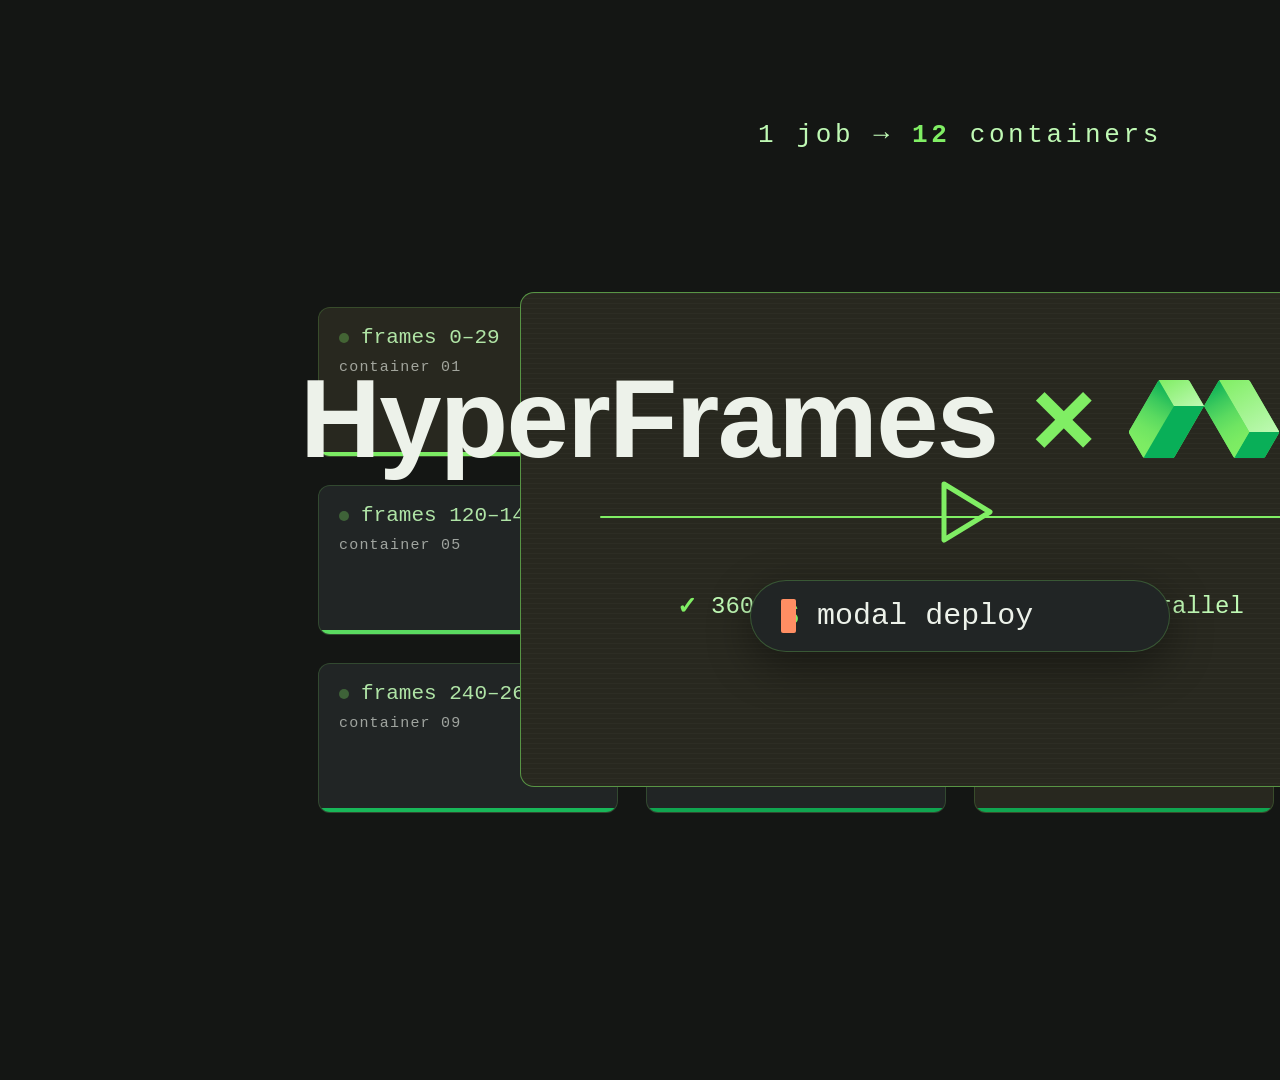
<file: compositions/modal-intro/index.html>
<!doctype html>
<html lang="en">
  <head>
    <meta charset="UTF-8" />
    <meta name="viewport" content="width=1920, height=1080" />
    <title>HyperFrames × Modal — intro</title>
    <script src="https://cdn.jsdelivr.net/npm/gsap@3.14.2/dist/gsap.min.js"></script>
    <style>
      :root {
        /* palette (shot-plan palette_roles) */
        --bg: #141614;
        --surface: #212525;
        --surface-alt: #28281f;
        --ink: #edf2ea;
        --accent: #80ee64;
        --accent-soft: #bff9b4;
        --coral: #ff8e63;
      }
      * {
        margin: 0;
        padding: 0;
        box-sizing: border-box;
      }
      html,
      body {
        width: 1920px;
        height: 1080px;
        overflow: hidden;
        background: var(--bg);
      }
      body {
        font-family: "Outfit", sans-serif;
        color: var(--ink);
      }

      #stage {
        position: relative;
        width: 1920px;
        height: 1080px;
        overflow: hidden;
        background: var(--bg);
      }

      /* ---------- background layer ---------- */
      #bg-layer {
        position: absolute;
        inset: 0;
      }
      #bg-grid {
        position: absolute;
        inset: 0;
        background-image:
          radial-gradient(rgba(237, 242, 234, 0.05) 1.2px, transparent 1.2px),
          linear-gradient(rgba(237, 242, 234, 0.018) 1px, transparent 1px),
          linear-gradient(90deg, rgba(237, 242, 234, 0.018) 1px, transparent 1px);
        background-size:
          44px 44px,
          176px 176px,
          176px 176px;
      }
      /* vignette block (registry: vignette) — warm black, very low */
      #hf-vignette {
        position: absolute;
        top: 0;
        left: 0;
        width: 100%;
        height: 100%;
        pointer-events: none;
        z-index: 90;
        background: radial-gradient(
          ellipse at center,
          transparent 48%,
          rgba(9, 11, 8, 0.55) 100%
        );
      }

      /* ---------- shared scene shell ---------- */
      .scene {
        position: absolute;
        inset: 0;
        display: flex;
        align-items: center;
        justify-content: center;
        padding: 80px;
      }

      /* ---------- shimmer sweep (registry: shimmer-sweep, lime-tinted, low) ---------- */
      .shimmer-sweep-target {
        position: relative;
        --shimmer-pos: -25%;
      }
      .shimmer-sweep-target .shimmer-mask {
        position: absolute;
        top: 0;
        left: 0;
        width: 100%;
        height: 100%;
        pointer-events: none;
        background: linear-gradient(
          115deg,
          transparent 0%,
          transparent calc(var(--shimmer-pos, -25%) - 9%),
          rgba(191, 249, 180, 0.32) var(--shimmer-pos, -25%),
          transparent calc(var(--shimmer-pos, -25%) + 9%),
          transparent 100%
        );
        mix-blend-mode: overlay;
      }

      /* ---------- s1 hook (type system borrowed from caption-editorial-emphasis) ---------- */
      #s1-content {
        display: flex;
        flex-direction: column;
        align-items: center;
        gap: 18px;
        filter: blur(0px);
      }
      .s1-line {
        display: flex;
        align-items: baseline;
        gap: 30px;
        line-height: 1.05;
        white-space: nowrap;
      }
      .word {
        display: inline-block;
        will-change: transform, opacity;
        text-shadow: 0 0 0px rgba(128, 238, 100, 0);
      }
      .s1-line .word {
        font-size: 120px;
        font-weight: 600;
        color: var(--ink);
        letter-spacing: -0.01em;
      }
      .s1-line .word--emphasis {
        font-weight: 700;
      }

      /* ---------- s2 fan-out (hand-authored money visual) ---------- */
      #s2-overline {
        position: absolute;
        top: 120px;
        left: 0;
        width: 100%;
        text-align: center;
        font-family: "JetBrains Mono", monospace;
        font-size: 26px;
        letter-spacing: 0.14em;
        color: var(--accent-soft);
      }
      #s2-overline .ovl-em {
        color: var(--accent);
        font-weight: 700;
      }
      #job-chip {
        position: absolute;
        left: 730px;
        top: 492px;
        width: 460px;
        height: 96px;
        display: flex;
        align-items: center;
        gap: 22px;
        padding: 0 34px;
        background: var(--surface);
        border: 1px solid rgba(128, 238, 100, 0.35);
        border-radius: 48px;
        box-shadow: 0 18px 60px rgba(0, 0, 0, 0.45);
      }
      #job-chip-dot {
        width: 30px;
        height: 17px;
        flex: 0 0 30px;
        filter: drop-shadow(0 0 10px rgba(128, 238, 100, 0.55));
      }
      #job-chip-dot svg {
        display: block;
        width: 100%;
        height: 100%;
      }
      .job-chip-text {
        display: flex;
        flex-direction: column;
        gap: 3px;
      }
      .job-chip-label {
        font-size: 30px;
        font-weight: 500;
        color: var(--ink);
        line-height: 1.1;
      }
      .job-chip-sub {
        font-family: "JetBrains Mono", monospace;
        font-size: 19px;
        color: var(--accent-soft);
        line-height: 1.1;
      }
      #fan-grid {
        position: absolute;
        left: 318px;
        top: 307px;
        width: 1284px;
        height: 506px;
      }
      .fan-tile {
        position: absolute;
        width: 300px;
        height: 150px;
        background: var(--surface);
        border: 1px solid rgba(128, 238, 100, 0.18);
        border-radius: 12px;
        padding: 18px 20px 0;
        display: flex;
        flex-direction: column;
        gap: 10px;
        overflow: hidden;
        will-change: transform, opacity;
        box-shadow: 0 0 0px rgba(128, 238, 100, 0);
      }
      .fan-tile.tile-alt {
        background: var(--surface-alt);
      }
      .tile-head {
        display: flex;
        align-items: center;
        gap: 12px;
      }
      .tile-dot {
        width: 10px;
        height: 10px;
        border-radius: 50%;
        background: rgba(128, 238, 100, 0.3);
        box-shadow: 0 0 0px rgba(128, 238, 100, 0);
        flex: 0 0 10px;
      }
      .tile-label {
        font-family: "JetBrains Mono", monospace;
        font-size: 21px;
        color: var(--accent-soft);
        opacity: 0.9;
        white-space: nowrap;
      }
      .tile-sub {
        font-family: "JetBrains Mono", monospace;
        font-size: 15px;
        color: rgba(237, 242, 234, 0.62);
        letter-spacing: 0.08em;
      }
      .tile-bar-track {
        position: absolute;
        left: 0;
        right: 0;
        bottom: 0;
        height: 4px;
        background: rgba(237, 242, 234, 0.08);
      }
      .tile-bar {
        display: block;
        width: 100%;
        height: 100%;
        transform-origin: left center;
        will-change: transform;
      }

      #frame-assembled {
        position: absolute;
        left: 520px;
        top: 292px;
        width: 880px;
        height: 495px;
        background: var(--surface-alt);
        border: 1px solid rgba(128, 238, 100, 0.55);
        border-radius: 14px;
        display: flex;
        flex-direction: column;
        align-items: center;
        justify-content: center;
        gap: 26px;
        overflow: hidden;
        box-shadow: 0 0 0px rgba(128, 238, 100, 0);
        filter: blur(0px);
        will-change: transform, opacity;
      }
      #frame-scanlines {
        position: absolute;
        inset: 0;
        background: repeating-linear-gradient(
          to bottom,
          rgba(237, 242, 234, 0.05) 0px,
          rgba(237, 242, 234, 0.05) 1px,
          transparent 1px,
          transparent 5px
        );
        opacity: 0.5;
        pointer-events: none;
      }
      #frame-play {
        width: 108px;
        height: 108px;
        display: block;
        will-change: transform, opacity;
      }
      #frame-status {
        display: flex;
        align-items: center;
        gap: 14px;
        font-family: "JetBrains Mono", monospace;
        font-size: 24px;
        color: var(--accent-soft);
        will-change: transform, opacity;
      }
      #frame-status .tick {
        color: var(--accent);
        font-weight: 700;
      }

      /* ---------- s3 lockup ---------- */
      #s3-group {
        display: flex;
        flex-direction: column;
        align-items: center;
        margin-bottom: 70px;
        will-change: transform;
      }
      #s3-lockup {
        display: flex;
        align-items: baseline;
        white-space: nowrap;
        line-height: 1.1;
        padding: 0 20px 10px;
      }
      .lk {
        font-size: 112px;
        font-weight: 700;
        color: var(--ink);
        letter-spacing: -0.015em;
      }
      #lk-x {
        color: var(--accent);
        margin: 0 34px;
        font-weight: 600;
      }
      #lk-mark {
        display: block;
        align-self: center;
        margin-right: 26px;
        will-change: transform, opacity;
      }
      #lk-mark svg {
        display: block;
        height: 84px;
        width: auto;
      }
      #s3-underline {
        width: 720px;
        height: 2px;
        margin-top: 26px;
        background: var(--accent);
        border-radius: 1px;
        will-change: transform;
      }
      /* terminal chip — typing mechanic borrowed from code-typing, rebuilt seek-safe */
      #s3-chip {
        margin-top: 62px;
        width: 420px;
        height: 72px;
        display: flex;
        align-items: center;
        padding: 0 30px;
        background: var(--surface);
        border: 1px solid rgba(128, 238, 100, 0.25);
        border-radius: 36px;
        box-shadow: 0 14px 44px rgba(0, 0, 0, 0.4);
        will-change: transform, opacity;
      }
      #chip-cmd {
        position: relative;
        display: inline-block;
        font-family: "JetBrains Mono", monospace;
        font-size: 30px;
        line-height: 40px;
        white-space: pre;
        color: var(--ink);
      }
      .chip-char {
        display: inline-block;
        white-space: pre;
      }
      .chip-char.chip-prompt {
        color: var(--accent);
      }
      #chip-caret {
        position: absolute;
        left: 0ch;
        top: 3px;
        width: 15px;
        height: 34px;
        background: var(--coral);
        border-radius: 2px;
        z-index: 2;
      }
    </style>
  </head>
  <body>
    <div
      id="stage"
      data-root="true"
      data-composition-id="modal-intro"
      data-start="0"
      data-duration="12"
      data-fps="30"
      data-width="1920"
      data-height="1080"
    >
      <!-- track 0 — background field, full duration -->
      <div id="bg-layer" class="clip" data-start="0" data-duration="12" data-track-index="0">
        <div id="bg-grid"></div>
        <div id="hf-vignette"></div>
      </div>

      <!-- track 1 — s1 hook -->
      <div id="s1-hook" class="clip scene" data-start="0" data-duration="3.3" data-track-index="1" data-layout-allow-overlap="true">
        <div id="s1-content">
          <div class="s1-line" id="s1-line1">
            <span class="word" id="s1-w-write">Write</span>
            <span class="word word--emphasis" id="s1-w-html">HTML.</span>
          </div>
          <div class="s1-line" id="s1-line2">
            <span class="word" id="s1-w-render">Render</span>
            <span class="word word--emphasis" id="s1-w-video">video.</span>
          </div>
        </div>
      </div>

      <!-- track 2 — s2 fan-out (hand-authored money visual) -->
      <div id="s2-fanout" class="clip" data-start="3.3" data-duration="5.5" data-track-index="2" style="position: absolute; inset: 0">
        <div id="s2-overline">1 job &rarr; <span class="ovl-em">12</span> containers</div>
        <div id="job-chip">
          <span id="job-chip-dot"><svg viewBox="0 66 300 168" xmlns="http://www.w3.org/2000/svg"><path d="M121.683 75.25L149.997 124L91.4816 224.75C90.3128 226.757 88.155 228 85.8174 228H32.9664C31.7976 228 30.6778 227.691 29.697 227.131C28.7161 226.57 27.8906 225.758 27.3021 224.75L0.876625 179.25C-0.292208 177.243 -0.292208 174.765 0.876625 172.75L57.512 75.25C58.0923 74.2425 58.9259 73.43 59.9068 72.8694C60.8876 72.3088 62.0074 72 63.1762 72H116.027C118.365 72 120.523 73.2431 121.692 75.25H121.683ZM299.125 172.75L242.49 75.25C241.91 74.2425 241.076 73.43 240.095 72.8694C239.114 72.3088 237.995 72 236.826 72H183.975C181.637 72 179.479 73.2431 178.311 75.25L149.997 124L208.512 224.75C209.681 226.757 211.839 228 214.177 228H267.027C268.196 228 269.316 227.691 270.297 227.131C271.278 226.57 272.103 225.758 272.692 224.75L299.117 179.25C300.286 177.243 300.286 174.765 299.117 172.75H299.125Z" fill="#80EE64"/><path d="M149.997 124H89.5936L29.697 227.131C30.6778 227.691 31.7976 228 32.9664 228H85.8174C88.155 228 90.3128 226.757 91.4816 224.75L149.997 124Z" fill="#09AF58"/><path d="M299.125 179.25C299.706 178.243 300 177.121 300 176H240.61L210.915 227.131C211.896 227.691 213.016 228 214.185 228H267.036C269.373 228 271.531 226.757 272.7 224.75L299.125 179.25Z" fill="#09AF58"/></svg></span>
          <span class="job-chip-text">
            <span class="job-chip-label">render job</span>
            <span class="job-chip-sub">360 frames</span>
          </span>
        </div>
        <div id="fan-grid" data-layout-allow-overlap="true" data-layout-allow-occlusion="true"><!-- tiles are alpha-0 when the assembled frame overlays them; 12 tiles built deterministically in script --></div>
        <div id="frame-assembled" class="shimmer-sweep-target">
          <div id="frame-scanlines"></div>
          <svg id="frame-play" viewBox="0 0 108 108" fill="none">
            <path
              d="M38 26 L84 54 L38 82 Z"
              stroke="#80EE64"
              stroke-width="5"
              stroke-linejoin="round"
              fill="none"
            />
          </svg>
          <div id="frame-status">
            <span class="tick">&#10003;</span>
            <span>360/360 frames &middot; rendered in parallel</span>
          </div>
          <div class="shimmer-mask"></div>
        </div>
      </div>

      <!-- track 3 — s3 lockup -->
      <div id="s3-lockup-scene" class="clip scene" data-start="8.8" data-duration="3.2" data-track-index="3">
        <div id="s3-group">
          <div id="s3-lockup" class="shimmer-sweep-target">
            <span class="word lk" id="lk-hyperframes">HyperFrames</span>
            <span class="word lk" id="lk-x">&times;</span>
            <span class="word" id="lk-mark" aria-hidden="true"><svg viewBox="0 66 300 168" xmlns="http://www.w3.org/2000/svg"><path d="M121.683 75.25L149.997 124L91.4816 224.75C90.3128 226.757 88.155 228 85.8174 228H32.9664C31.7976 228 30.6778 227.691 29.697 227.131C28.7161 226.57 27.8906 225.758 27.3021 224.75L0.876625 179.25C-0.292208 177.243 -0.292208 174.765 0.876625 172.75L57.512 75.25C58.0923 74.2425 58.9259 73.43 59.9068 72.8694C60.8876 72.3088 62.0074 72 63.1762 72H116.027C118.365 72 120.523 73.2431 121.692 75.25H121.683ZM299.125 172.75L242.49 75.25C241.91 74.2425 241.076 73.43 240.095 72.8694C239.114 72.3088 237.995 72 236.826 72H183.975C181.637 72 179.479 73.2431 178.311 75.25L149.997 124L208.512 224.75C209.681 226.757 211.839 228 214.177 228H267.027C268.196 228 269.316 227.691 270.297 227.131C271.278 226.57 272.103 225.758 272.692 224.75L299.117 179.25C300.286 177.243 300.286 174.765 299.117 172.75H299.125Z" fill="#62DE61"/><path d="M89.6018 124H150.005L121.692 75.25C120.523 73.2431 118.365 72 116.027 72H63.1763C62.0074 72 60.8876 72.3088 59.9068 72.8694L89.6018 124Z" fill="url(#hf-mark-g0)"/><path d="M89.6018 124L59.9068 72.8694C58.9259 73.43 58.1005 74.2425 57.512 75.25L0.876625 172.75C-0.292208 174.765 -0.292208 177.235 0.876625 179.25L27.3021 224.75C27.8825 225.758 28.7161 226.57 29.697 227.131L89.5936 124H89.6018Z" fill="url(#hf-mark-g1)"/><path d="M149.997 124H89.5936L29.697 227.131C30.6778 227.691 31.7976 228 32.9664 228H85.8174C88.155 228 90.3128 226.757 91.4816 224.75L149.997 124Z" fill="#09AF58"/><path d="M299.125 179.25C299.706 178.243 300 177.121 300 176H240.61L210.915 227.131C211.896 227.691 213.016 228 214.185 228H267.036C269.373 228 271.531 226.757 272.7 224.75L299.125 179.25Z" fill="#09AF58"/><path d="M183.975 72C182.806 72 181.686 72.3088 180.705 72.8694L240.602 176H299.992C299.992 174.879 299.698 173.758 299.117 172.75L242.49 75.25C241.321 73.2431 239.163 72 236.826 72H183.967H183.975Z" fill="url(#hf-mark-g2)"/><path d="M210.907 227.131L240.602 176L180.705 72.8694C179.725 73.43 178.899 74.2425 178.311 75.25L149.997 124L208.512 224.75C209.093 225.758 209.926 226.57 210.907 227.131Z" fill="url(#hf-mark-g3)"/><defs><linearGradient id="hf-mark-g0" x1="127.348" y1="137" x2="82.9561" y2="59.6398" gradientUnits="userSpaceOnUse"><stop stop-color="#BFF9B4"/><stop offset="1" stop-color="#80EE64"/></linearGradient><linearGradient id="hf-mark-g1" x1="7.04774" y1="214.131" x2="81.1284" y2="85.0556" gradientUnits="userSpaceOnUse"><stop stop-color="#80EE64"/><stop offset="0.18" stop-color="#7BEB63"/><stop offset="0.36" stop-color="#6FE562"/><stop offset="0.55" stop-color="#5ADA60"/><stop offset="0.74" stop-color="#3DCA5D"/><stop offset="0.93" stop-color="#18B759"/><stop offset="1" stop-color="#09AF58"/></linearGradient><linearGradient id="hf-mark-g2" x1="278.103" y1="188.561" x2="204.022" y2="59.4863" gradientUnits="userSpaceOnUse"><stop stop-color="#BFF9B4"/><stop offset="1" stop-color="#80EE64"/></linearGradient><linearGradient id="hf-mark-g3" x1="232.804" y1="214.569" x2="158.724" y2="85.4864" gradientUnits="userSpaceOnUse"><stop stop-color="#80EE64"/><stop offset="0.18" stop-color="#7BEB63"/><stop offset="0.36" stop-color="#6FE562"/><stop offset="0.55" stop-color="#5ADA60"/><stop offset="0.74" stop-color="#3DCA5D"/><stop offset="0.93" stop-color="#18B759"/><stop offset="1" stop-color="#09AF58"/></linearGradient></defs></svg></span>
            <span class="word lk" id="lk-modal">Modal</span>
            <div class="shimmer-mask"></div>
          </div>
          <div id="s3-underline"></div>
          <div id="s3-chip">
            <span id="chip-cmd" data-layout-allow-occlusion="true"><span id="chip-caret"></span></span>
          </div>
        </div>
      </div>
    </div>

    <script>
      (function () {
        "use strict";

        /* ============ deterministic DOM build (no measurement, no async) ============ */

        // 12 container tiles, 3 rows x 4 cols, tile 300x150, gap 28 -> zone 1284x506
        var COLS = 4;
        var ROWS = 3;
        var TILE_W = 300;
        var TILE_H = 150;
        var GAP = 28;
        var RAMP = ["#7BEB63", "#6FE562", "#5ADA60", "#3DCA5D", "#18B759", "#10A550", "#059345"];
        var ALT_TILES = { 0: 1, 3: 1, 5: 1, 10: 1 }; // index-hashed: (i*5)%12 < 4

        // offsets from each tile's grid slot back to the job chip at canvas center (960,540)
        var DX = [];
        var DY = [];

        var grid = document.getElementById("fan-grid");
        for (var i = 0; i < 12; i++) {
          var c = i % COLS;
          var r = Math.floor(i / COLS);
          var left = c * (TILE_W + GAP);
          var top = r * (TILE_H + GAP);
          DX.push(492 - c * (TILE_W + GAP)); // 960 - (318 + left + 150)
          DY.push(158 - r * (TILE_H + GAP)); // 540 - (307 + top + 75)

          var tile = document.createElement("div");
          tile.className = "fan-tile" + (ALT_TILES[i] ? " tile-alt" : "");
          tile.id = "tile-" + i;
          tile.style.left = left + "px";
          tile.style.top = top + "px";

          var head = document.createElement("div");
          head.className = "tile-head";
          var dot = document.createElement("span");
          dot.className = "tile-dot";
          dot.id = "tile-dot-" + i;
          var label = document.createElement("span");
          label.className = "tile-label";
          label.textContent = "frames " + i * 30 + "–" + (i * 30 + 29);
          head.appendChild(dot);
          head.appendChild(label);

          var sub = document.createElement("div");
          sub.className = "tile-sub";
          sub.textContent = "container " + String(i + 1).padStart(2, "0");

          var track = document.createElement("div");
          track.className = "tile-bar-track";
          var bar = document.createElement("span");
          bar.className = "tile-bar";
          bar.id = "tile-bar-" + i;
          bar.style.background = RAMP[Math.floor((i * 7) / 12)];
          track.appendChild(bar);

          tile.appendChild(head);
          tile.appendChild(sub);
          tile.appendChild(track);
          grid.appendChild(tile);
        }

        // terminal chip chars — "$ modal deploy", per-char spans, caret already in DOM
        var CMD = "$ modal deploy";
        var cmdEl = document.getElementById("chip-cmd");
        var caret = document.getElementById("chip-caret");
        for (var k = 0; k < CMD.length; k++) {
          var ch = document.createElement("span");
          ch.className = "chip-char" + (k === 0 ? " chip-prompt" : "");
          ch.id = "chip-ch-" + k;
          ch.textContent = CMD[k];
          cmdEl.insertBefore(ch, caret);
        }

        /* ============ ONE paused timeline (absolute times, 12s) ============ */

        window.__timelines = window.__timelines || {};
        var tl = gsap.timeline({ paused: true });

        /* ---- bg: grid + vignette fade in 0-0.3 ---- */
        tl.fromTo("#bg-grid", { autoAlpha: 0 }, { autoAlpha: 1, duration: 0.3, ease: "power1.out" }, 0);
        tl.fromTo("#hf-vignette", { autoAlpha: 0 }, { autoAlpha: 1, duration: 0.3, ease: "power1.out" }, 0);

        /* ---- s1 hook: word_reveal, lime ignite on beat 1.5, condense exit 2.9-3.3 ---- */
        tl.set(["#s1-w-write", "#s1-w-html", "#s1-w-render", "#s1-w-video"], { autoAlpha: 0, y: 44 }, 0);
        tl.to("#s1-w-write", { autoAlpha: 1, y: 0, duration: 0.55, ease: "power3.out" }, 0.25);
        tl.to("#s1-w-html", { autoAlpha: 1, y: 0, duration: 0.55, ease: "power3.out" }, 0.34);
        tl.to("#s1-w-render", { autoAlpha: 1, y: 0, duration: 0.55, ease: "power3.out" }, 1.5);
        tl.to("#s1-w-video", { autoAlpha: 1, y: 0, duration: 0.55, ease: "power3.out" }, 1.59);
        tl.to("#s1-w-video", { color: "#80EE64", duration: 0.3, ease: "power2.out" }, 1.8);
        tl.to(
          "#s1-w-video",
          { textShadow: "0 0 42px rgba(128,238,100,0.55)", duration: 0.28, yoyo: true, repeat: 1, ease: "sine.inOut" },
          1.8,
        );
        tl.to(
          "#s1-content",
          { autoAlpha: 0, scale: 0.96, filter: "blur(14px)", duration: 0.4, ease: "power2.in" },
          2.9,
        );
        tl.set("#s1-content", { autoAlpha: 0 }, 3.3); // hard kill at clip boundary (seek-safe)

        /* ---- s2: job chip scale_punch (born from collapsing copy) ---- */
        tl.set("#job-chip", { autoAlpha: 0, scale: 0.6 }, 0);
        tl.to("#job-chip", { autoAlpha: 1, scale: 1, duration: 0.32, ease: "back.out(2.2)" }, 3.3);
        tl.to("#job-chip-dot", { scale: 1.5, duration: 0.14, yoyo: true, repeat: 1, ease: "sine.inOut" }, 3.55);
        tl.to("#job-chip", { autoAlpha: 0, scale: 0.45, duration: 0.35, ease: "power2.in" }, 3.8);

        /* ---- s2: FAN-OUT on beat 3.8 — tiles fly from chip center to grid slots ---- */
        for (var t = 0; t < 12; t++) {
          tl.set("#tile-" + t, { autoAlpha: 0, x: DX[t], y: DY[t], scale: 0.25 }, 0);
        }
        tl.to(
          ".fan-tile",
          {
            autoAlpha: 1,
            x: 0,
            y: 0,
            scale: 1,
            duration: 0.55,
            ease: "back.out(1.4)",
            stagger: { grid: [ROWS, COLS], from: "center", each: 0.05 },
          },
          3.8,
        );
        // spin-up: brief lime border-glow flash as each tile lands (same stagger pattern)
        tl.to(
          ".fan-tile",
          {
            boxShadow: "0 0 26px rgba(128,238,100,0.45)",
            duration: 0.12,
            yoyo: true,
            repeat: 1,
            ease: "sine.inOut",
            stagger: { grid: [ROWS, COLS], from: "center", each: 0.05 },
          },
          4.25,
        );

        /* ---- s2: PARALLEL WORK — bars fill out of order (index-hashed, deterministic) ---- */
        for (var b = 0; b < 12; b++) {
          var fillStart = 4.2 + (((b * 5) % 12) / 11) * 0.4; // 4.2 - 4.6
          var fillEnd = 5.1 + (((b * 7) % 12) / 11) * 1.25; // 5.1 - 6.35, scrambled order
          tl.set("#tile-bar-" + b, { scaleX: 0 }, 0);
          tl.to("#tile-bar-" + b, { scaleX: 1, duration: fillEnd - fillStart, ease: "power1.inOut" }, fillStart);
          tl.to(
            "#tile-dot-" + b,
            { backgroundColor: "#80EE64", boxShadow: "0 0 12px rgba(128,238,100,0.8)", duration: 0.15, ease: "power2.out" },
            fillEnd,
          );
          tl.to("#tile-" + b, { scale: 1.03, duration: 0.1, yoyo: true, repeat: 1, ease: "sine.inOut" }, fillEnd);
        }

        /* ---- s2: mono overline caption 4.0 - 6.4 ---- */
        tl.set("#s2-overline", { autoAlpha: 0, y: -14 }, 0);
        tl.to("#s2-overline", { autoAlpha: 1, y: 0, duration: 0.35, ease: "power2.out" }, 4.0);
        tl.to("#s2-overline", { autoAlpha: 0, duration: 0.3, ease: "power2.in" }, 6.4);

        /* ---- s2: CONVERGE on beat 6.6 — reverse stagger from edges ---- */
        tl.to(
          ".fan-tile",
          {
            x: function (idx) {
              return DX[idx];
            },
            y: function (idx) {
              return DY[idx];
            },
            scale: 0.25,
            autoAlpha: 0,
            duration: 0.5,
            ease: "power2.in",
            stagger: { grid: [ROWS, COLS], from: "edges", each: 0.05 },
          },
          6.6,
        );

        /* ---- s2: assembled frame + COMPLETE on beat 7.4 ---- */
        tl.set("#frame-assembled", { autoAlpha: 0, scale: 0.9 }, 0);
        tl.to("#frame-assembled", { autoAlpha: 1, scale: 1, duration: 0.45, ease: "power2.out" }, 6.9);
        tl.to(
          "#frame-assembled",
          { boxShadow: "0 0 60px rgba(128,238,100,0.35)", duration: 0.2, yoyo: true, repeat: 1, ease: "sine.inOut" },
          7.4,
        );
        tl.set("#frame-play", { autoAlpha: 0, scale: 0.6 }, 0);
        tl.to("#frame-play", { autoAlpha: 1, scale: 1, duration: 0.35, ease: "back.out(2.2)" }, 7.4);
        tl.set("#frame-status", { autoAlpha: 0, y: 12 }, 0);
        tl.to("#frame-status", { autoAlpha: 1, y: 0, duration: 0.3, ease: "power2.out" }, 7.55);
        // shimmer pass across the assembled frame (registry: shimmer-sweep)
        tl.fromTo(
          "#frame-assembled",
          { "--shimmer-pos": "-25%" },
          { "--shimmer-pos": "125%", duration: 0.8, ease: "power2.inOut" },
          7.6,
        );
        // exit: hand off to s3
        tl.to(
          "#frame-assembled",
          { autoAlpha: 0, scale: 0.98, filter: "blur(10px)", duration: 0.3, ease: "power2.in" },
          8.5,
        );
        tl.set("#frame-assembled", { autoAlpha: 0 }, 8.8); // hard kill at clip boundary (seek-safe)

        /* ---- s3: lockup word_reveal 8.9-9.4, x punch on beat 9.2 ---- */
        tl.set(["#lk-hyperframes", "#lk-mark", "#lk-modal"], { autoAlpha: 0, y: 44 }, 0);
        tl.set("#lk-x", { autoAlpha: 0, scale: 0.55 }, 0);
        tl.to("#lk-hyperframes", { autoAlpha: 1, y: 0, duration: 0.5, ease: "power3.out" }, 8.9);
        tl.to(["#lk-mark", "#lk-modal"], { autoAlpha: 1, y: 0, duration: 0.5, ease: "power3.out", stagger: 0.06 }, 9.02);
        tl.to("#lk-x", { autoAlpha: 1, scale: 1, duration: 0.4, ease: "back.out(2.2)" }, 9.2);
        tl.to(
          "#lk-x",
          { textShadow: "0 0 46px rgba(128,238,100,0.8)", duration: 0.3, yoyo: true, repeat: 1, ease: "sine.inOut" },
          9.25,
        );
        // shimmer pass across the lockup
        tl.fromTo(
          "#s3-lockup",
          { "--shimmer-pos": "-25%" },
          { "--shimmer-pos": "125%", duration: 0.9, ease: "power2.inOut" },
          9.6,
        );

        /* ---- s3: underline_sweep 9.8-10.1 ---- */
        tl.set("#s3-underline", { scaleX: 0, transformOrigin: "left center" }, 0);
        tl.to("#s3-underline", { scaleX: 1, duration: 0.3, ease: "power3.out" }, 9.8);

        /* ---- s3: terminal chip rises 10.0, types '$ modal deploy' 10.0-10.8 ---- */
        tl.set("#s3-chip", { autoAlpha: 0, y: 40 }, 0);
        tl.to("#s3-chip", { autoAlpha: 1, y: 0, duration: 0.35, ease: "power3.out" }, 10.0);
        // seek-safe typewriter: stepped per-char reveals + caret position in ch units
        for (var q = 0; q < CMD.length; q++) {
          tl.set("#chip-ch-" + q, { autoAlpha: 0 }, 0);
        }
        for (var p = 0; p < CMD.length; p++) {
          var at = 10.02 + p * 0.056;
          tl.set("#chip-ch-" + p, { autoAlpha: 1 }, at);
          tl.set("#chip-caret", { left: p + 1 + "ch" }, at);
        }
        // one stepped blink, then the caret holds solid after 11.0 (the shot's single coral pop)
        tl.set("#chip-caret", { autoAlpha: 0 }, 10.85);
        tl.set("#chip-caret", { autoAlpha: 1 }, 11.0);

        /* ---- s3: hold_breath on the whole lockup group to the final frame ---- */
        tl.to("#s3-group", { scale: 1.015, duration: 1.2, ease: "sine.inOut" }, 10.8);

        /* ---- pad to full duration, register, park at 0 ---- */
        tl.to({}, { duration: 12 }, 0);
        window.__timelines["modal-intro"] = tl;
        tl.seek(0);
      })();
    </script>
  </body>
</html>
</file>
